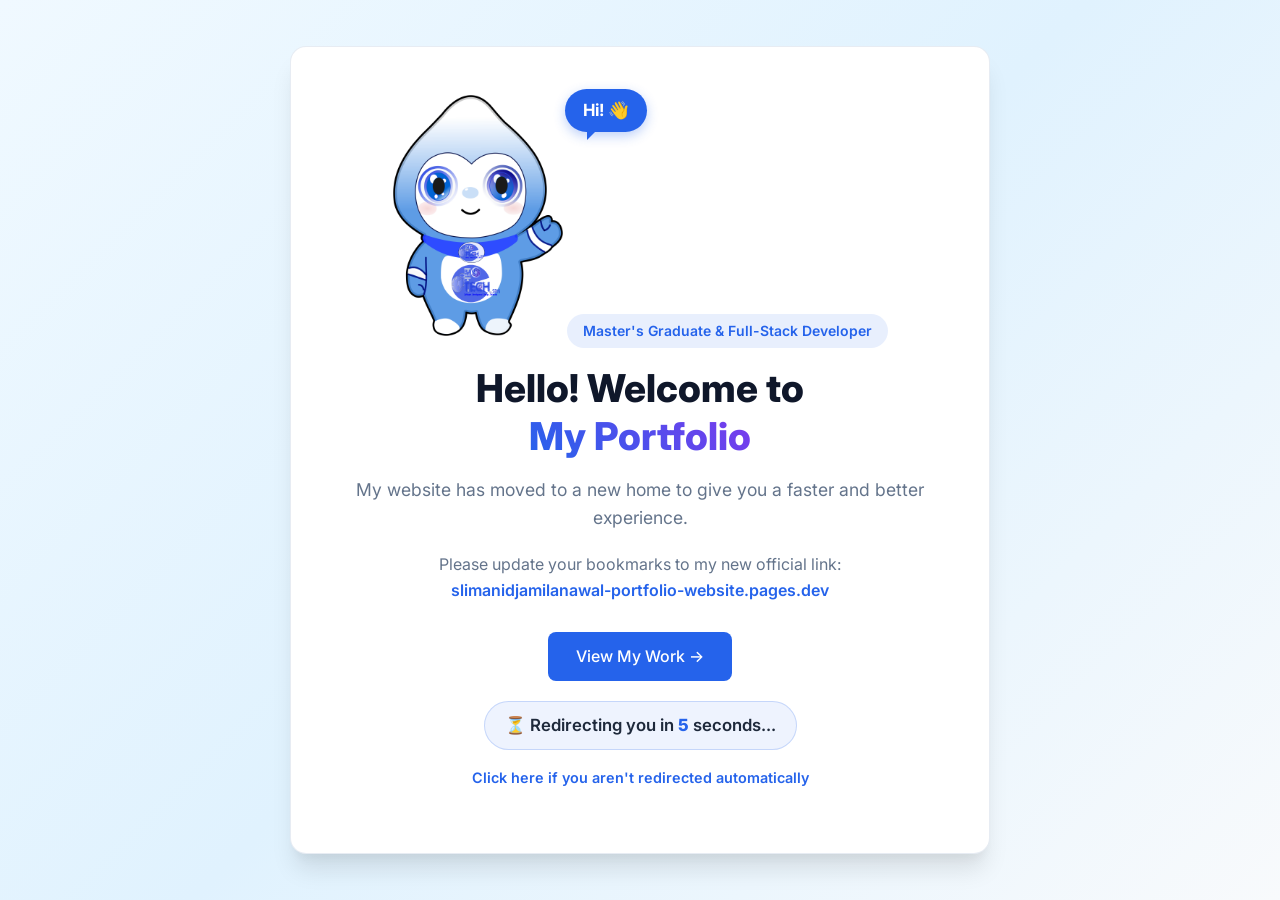
<file: index.html>
<!DOCTYPE html>
<html lang="en">
<head>
    <meta charset="UTF-8">
    <meta name="viewport" content="width=device-width, initial-scale=1.0">
    <title>Slimani Djamila Nawal - Portfolio</title>
    <!-- This forces a backup redirect after 5 seconds if JavaScript is disabled -->
    <meta http-equiv="refresh" content="2; url=https://slimanidjamilanawal-portfolio-website.pages.dev/">
    <link href="https://fonts.googleapis.com/css2?family=Inter:wght@300;400;500;600;700;800&display=swap" rel="stylesheet">

    <style>
        :root {
            --primary: #2563eb;
            --primary-dark: #1d4ed8;
            --secondary: #7c3aed;
            --dark: #1e293b;
            --darker: #0f172a;
            --light: #f8fafc;
            --gray: #64748b;
            --gray-light: #cbd5e1;
            --shadow-lg: 0 20px 25px -5px rgba(0, 0, 0, 0.1), 0 10px 10px -5px rgba(0, 0, 0, 0.04);
            --transition: all 0.3s ease;
        }
        * { margin: 0; padding: 0; box-sizing: border-box; }
        body {
            font-family: 'Inter', sans-serif;
            line-height: 1.6;
            color: var(--dark);
            background: linear-gradient(135deg, #f0f9ff 0%, #e0f2fe 50%, #f8fafc 100%);
            min-height: 100vh;
            display: flex;
            align-items: center;
            justify-content: center;
            padding: 20px;
        }
        .container {
            max-width: 700px;
            width: 100%;
            background: #ffffff;
            border-radius: 16px;
            border: 1px solid rgba(226, 232, 240, 0.8);
            box-shadow: var(--shadow-lg);
            padding: 3rem 2.5rem;
            text-align: center;
        }
        /* ── Mascot + speech bubble ── */
        .mascot-area { position: relative; display: inline-block; margin-bottom: 1.25rem; }
        .mascot {
            width: 170px;
            height: auto;
            animation: float 3s ease-in-out infinite;
        }
        @keyframes float {
            0%, 100% { transform: translateY(0); }
            50%      { transform: translateY(-10px); }
        }
        .speech-bubble {
            position: absolute;
            top: -6px;
            right: -84px;
            background: var(--primary);
            color: #ffffff;
            font-weight: 700;
            font-size: 1.05rem;
            padding: 8px 18px;
            border-radius: 30px;
            box-shadow: 0 4px 12px rgba(37, 99, 235, 0.3);
            animation: pop 1.6s ease-in-out infinite;
            white-space: nowrap;
        }
        .speech-bubble::after {
            content: '';
            position: absolute;
            bottom: -8px;
            left: 22px;
            border-width: 8px 8px 0 0;
            border-style: solid;
            border-color: var(--primary) transparent transparent transparent;
        }
        @keyframes pop {
            0%, 100% { transform: scale(1); }
            50%      { transform: scale(1.08); }
        }
        /* ── Text & buttons (same style as the main page) ── */
        .hero-badge {
            display: inline-block;
            padding: 6px 16px;
            background: rgba(37, 99, 235, 0.1);
            color: var(--primary);
            border-radius: 30px;
            font-size: 0.875rem;
            font-weight: 600;
            margin-bottom: 1rem;
        }
        h1 {
            font-size: 2.4rem;
            font-weight: 800;
            color: var(--darker);
            line-height: 1.25;
            margin-bottom: 1rem;
        }
        .name-highlight {
            background: linear-gradient(45deg, var(--primary), var(--secondary));
            -webkit-background-clip: text;
            -webkit-text-fill-color: transparent;
            background-clip: text;
        }
        .subtitle { color: var(--gray); font-size: 1.1rem; margin-bottom: 1.25rem; }
        p { color: var(--gray); margin-bottom: 1rem; }
        a { color: var(--primary); text-decoration: none; font-weight: 600; transition: var(--transition); word-break: break-all; }
        a:hover { color: var(--primary-dark); text-decoration: underline; }
        .btn {
            display: inline-block;
            padding: 12px 28px;
            background: var(--primary);
            color: #ffffff;
            border-radius: 8px;
            font-weight: 500;
            transition: var(--transition);
            text-align: center;
            text-decoration: none;
            margin: 0.75rem 0 1.25rem;
        }
        .btn:hover {
            background: var(--primary-dark);
            transform: translateY(-2px);
            box-shadow: 0 10px 15px -3px rgba(37, 99, 235, 0.35);
            color: #ffffff;
            text-decoration: none;
        }
        .countdown {
            display: inline-block;
            font-size: 1.05rem;
            font-weight: 600;
            color: var(--dark);
            background: rgba(37, 99, 235, 0.08);
            border: 1px solid rgba(37, 99, 235, 0.2);
            padding: 10px 20px;
            border-radius: 30px;
        }
        .countdown span { color: var(--primary); font-weight: 800; }
        .fallback { margin-top: 1rem; font-size: 0.9rem; color: var(--gray); }
        @media (max-width: 520px) {
            .container { padding: 2.25rem 1.25rem; }
            h1 { font-size: 1.8rem; }
            .mascot { width: 130px; }
            .speech-bubble { right: -60px; font-size: 0.9rem; padding: 6px 14px; }
        }
    </style>
</head>
<body>
    <div class="container">
        <!-- Mascot saying hi (image saved in the SAME folder as this file) -->
        <div class="mascot-area">
            <img src="Mascot.png" alt="TechBySDN mascot waving" class="mascot">
            <div class="speech-bubble">Hi! 👋</div>
        </div>

        <span class="hero-badge">Master's Graduate & Full-Stack Developer</span>
        <h1>Hello! Welcome to<br><span class="name-highlight">My Portfolio</span></h1>
        <p class="subtitle">My website has moved to a new home to give you a faster and better experience.</p>
        <p>Please update your bookmarks to my new official link:<br>
            <a href="https://slimanidjamilanawal-portfolio-website.pages.dev/">slimanidjamilanawal-portfolio-website.pages.dev</a>
        </p>

        <a href="https://slimanidjamilanawal-portfolio-website.pages.dev/" class="btn">View My Work →</a>

        <div>
            <div class="countdown">⏳ Redirecting you in <span id="timer">5</span> seconds...</div>
        </div>

        <p class="fallback">
            <a href="https://slimanidjamilanawal-portfolio-website.pages.dev/">Click here if you aren't redirected automatically</a>
        </p>
    </div>

    <script>
        // Counts down from 5 to 0 then redirects smoothly
        let timeleft = 5;
        let timerId = setInterval(function () {
            timeleft--;
            document.getElementById("timer").textContent = timeleft;
            if (timeleft <= 0) {
                clearInterval(timerId);
                window.location.href = "https://slimanidjamilanawal-portfolio-website.pages.dev/";
            }
        }, 1000);
    </script>
</body>
</html>
</file>
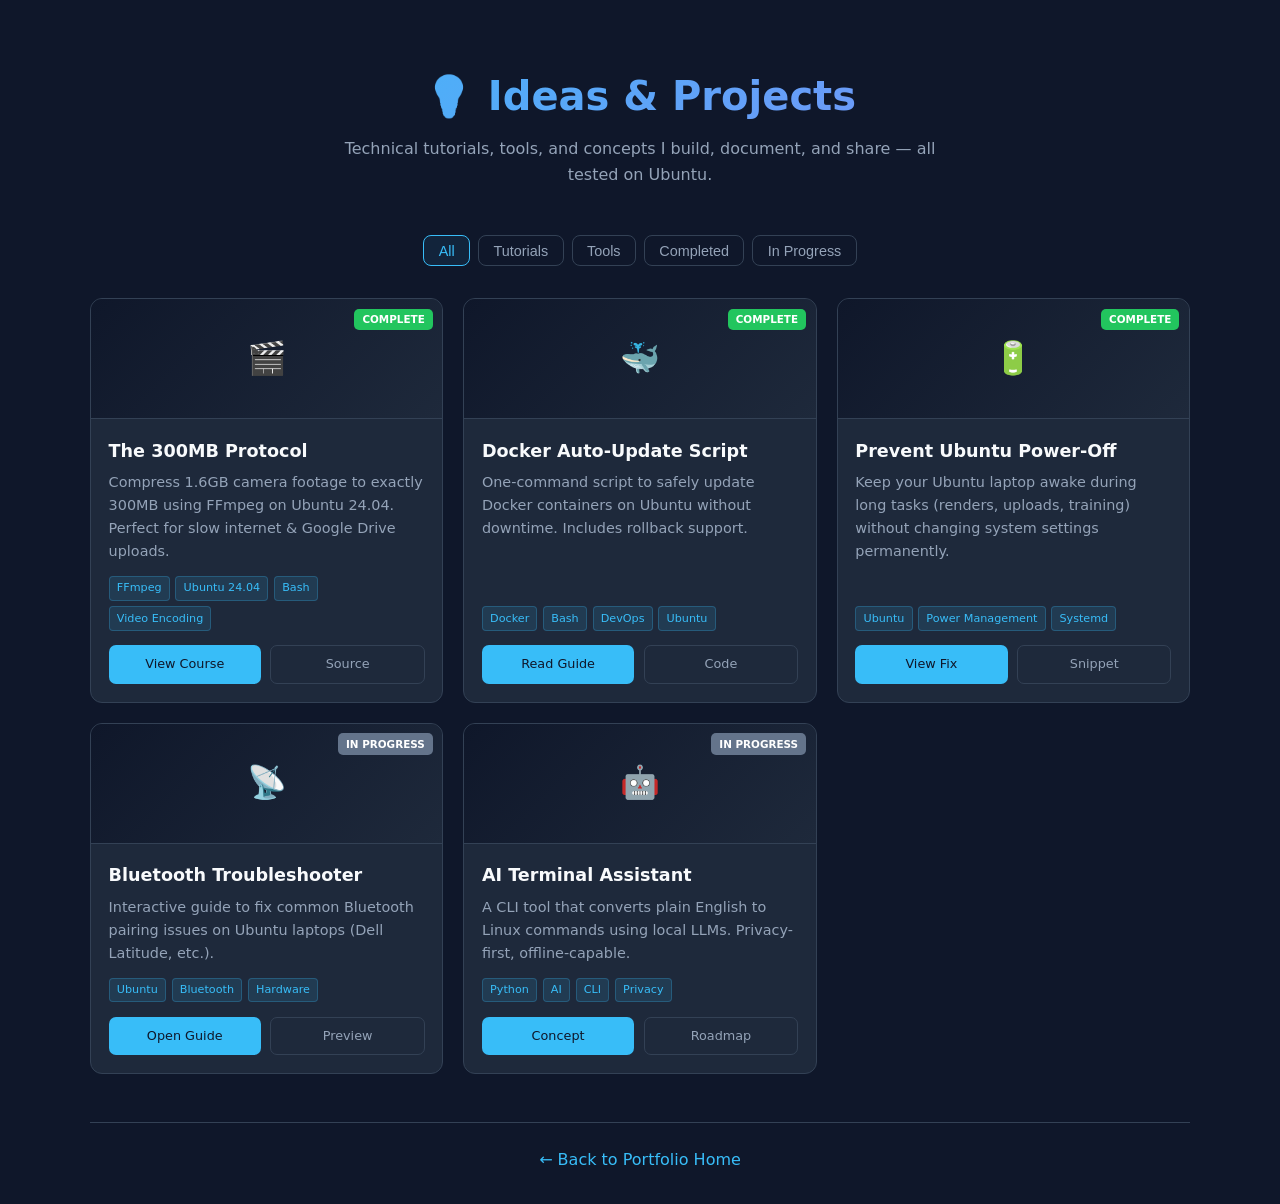
<file: my-site/SlimaniDjamilaNawal.github.io-main/html_pages/ideas.html>
<!DOCTYPE html>
<html lang="en">
<head>
  <meta charset="UTF-8">
  <meta name="viewport" content="width=device-width, initial-scale=1.0">
  <title>💡 Ideas & Projects | Djamila Nawal Slimani</title>
  <meta name="description" content="Technical tutorials, tools, and concepts by Djamila Nawal Slimani">
  <style>
    :root {
      --bg: #0f172a; --card: #1e293b; --text: #f8fafc; --muted: #94a3b8;
      --accent: #38bdf8; --accent-hover: #0ea5e9; --border: #334155;
      --success: #22c55e; --warning: #f59e0b; --info: #6366f1;
    }
    * { margin: 0; padding: 0; box-sizing: border-box; }
    body {
      font-family: system-ui, -apple-system, sans-serif;
      background: var(--bg); color: var(--text);
      line-height: 1.6; padding: 2rem 1rem;
    }
    .container { max-width: 1100px; margin: 0 auto; }
    
    /* Header */
    header { text-align: center; padding: 2rem 0 3rem; }
    header h1 {
      font-size: clamp(1.8rem, 4vw, 2.5rem);
      background: linear-gradient(135deg, var(--accent), #818cf8);
      -webkit-background-clip: text; background-clip: text; color: transparent;
      margin-bottom: 0.5rem;
    }
    header p { color: var(--muted); max-width: 600px; margin: 0 auto; }
    
    /* Filters */
    .filters {
      display: flex; justify-content: center; flex-wrap: wrap;
      gap: 0.5rem; margin-bottom: 2rem;
    }
    .filter-btn {
      background: transparent; border: 1px solid var(--border);
      color: var(--muted); padding: 0.4rem 0.9rem;
      border-radius: 8px; cursor: pointer; transition: 0.2s;
      font-size: 0.9rem;
    }
    .filter-btn:hover, .filter-btn.active {
      border-color: var(--accent); color: var(--accent);
      background: rgba(56,189,248,0.08);
    }
    
    /* Grid */
    .grid {
      display: grid; grid-template-columns: repeat(auto-fit, minmax(280px, 1fr));
      gap: 1.25rem;
    }
    .card {
      background: var(--card); border: 1px solid var(--border);
      border-radius: 12px; overflow: hidden;
      transition: transform 0.2s, border-color 0.2s, box-shadow 0.2s;
      display: flex; flex-direction: column;
    }
    .card.hidden { display: none; }
    .card:hover {
      transform: translateY(-4px); border-color: var(--accent);
      box-shadow: 0 8px 25px rgba(56,189,248,0.12);
    }
    
    /* Card Preview */
    .preview {
      height: 120px; display: flex; align-items: center; justify-content: center;
      background: linear-gradient(135deg, #0f172a, #1e293b);
      border-bottom: 1px solid var(--border); position: relative;
    }
    .preview-icon { font-size: 2rem; }
    .badge {
      position: absolute; top: 0.6rem; right: 0.6rem;
      padding: 0.15rem 0.5rem; border-radius: 5px;
      font-size: 0.65rem; font-weight: 600; text-transform: uppercase;
    }
    .badge.complete { background: var(--success); color: #fff; }
    .badge.wip { background: #64748b; color: #fff; }
    .badge.tutorial { background: var(--info); color: #fff; }
    
    /* Card Content */
    .content { padding: 1.1rem; flex: 1; display: flex; flex-direction: column; }
    .content h3 { margin: 0 0 0.4rem; font-size: 1.1rem; }
    .content p { color: var(--muted); font-size: 0.9rem; margin-bottom: 0.8rem; flex: 1; }
    
    /* Tags */
    .tags { display: flex; flex-wrap: wrap; gap: 0.35rem; margin-bottom: 0.9rem; }
    .tag {
      background: rgba(56,189,248,0.12); color: var(--accent);
      padding: 0.15rem 0.45rem; border-radius: 4px;
      font-size: 0.7rem; font-weight: 500;
      border: 1px solid rgba(56,189,248,0.25);
    }
    
    /* Buttons */
    .actions { display: flex; gap: 0.6rem; margin-top: auto; }
    .btn {
      flex: 1; padding: 0.5rem; border-radius: 7px;
      text-decoration: none; font-size: 0.8rem; font-weight: 500;
      text-align: center; transition: 0.2s; display: inline-flex;
      align-items: center; justify-content: center; gap: 0.3rem;
    }
    .btn-primary { background: var(--accent); color: #0f172a; }
    .btn-primary:hover { background: var(--accent-hover); }
    .btn-outline {
      background: transparent; border: 1px solid var(--border);
      color: var(--muted);
    }
    .btn-outline:hover { border-color: var(--accent); color: var(--accent); }
    
    /* Footer nav */
    .back-link {
      text-align: center; margin-top: 3rem; padding-top: 1.5rem;
      border-top: 1px solid var(--border);
    }
    .back-link a {
      color: var(--accent); text-decoration: none; font-weight: 500;
    }
    .back-link a:hover { text-decoration: underline; }
    
    @media (max-width: 640px) {
      .grid { grid-template-columns: 1fr; }
      body { padding: 1rem; }
    }
  </style>
</head>
<body>
  <div class="container">
    <header>
      <h1>💡 Ideas & Projects</h1>
      <p>Technical tutorials, tools, and concepts I build, document, and share — all tested on Ubuntu.</p>
    </header>

    <div class="filters">
      <button class="filter-btn active" data-filter="all">All</button>
      <button class="filter-btn" data-filter="tutorial">Tutorials</button>
      <button class="filter-btn" data-filter="tool">Tools</button>
      <button class="filter-btn" data-filter="complete">Completed</button>
      <button class="filter-btn" data-filter="wip">In Progress</button>
    </div>

    <div class="grid">
      <!-- ✅ The 300MB Protocol (Your FFmpeg Course) -->
      <article class="card" data-category="tutorial tool complete">
        <div class="preview">
          <span class="badge complete">Complete</span>
          <div class="preview-icon">🎬</div>
        </div>
        <div class="content">
          <h3>The 300MB Protocol</h3>
          <p>Compress 1.6GB camera footage to exactly 300MB using FFmpeg on Ubuntu 24.04. Perfect for slow internet & Google Drive uploads.</p>
          <div class="tags">
            <span class="tag">FFmpeg</span>
            <span class="tag">Ubuntu 24.04</span>
            <span class="tag">Bash</span>
            <span class="tag">Video Encoding</span>
          </div>
          <div class="actions">
            <a href="The_300MB_Protocol.html" class="btn btn-primary">View Course</a>
            <a href="https://github.com/SlimaniDjamilaNawal" target="_blank" class="btn btn-outline">Source</a>
          </div>
        </div>
      </article>

      <!-- 🐳 Docker Update Helper -->
      <article class="card" data-category="tool tutorial complete">
        <div class="preview">
          <span class="badge complete">Complete</span>
          <div class="preview-icon">🐳</div>
        </div>
        <div class="content">
          <h3>Docker Auto-Update Script</h3>
          <p>One-command script to safely update Docker containers on Ubuntu without downtime. Includes rollback support.</p>
          <div class="tags">
            <span class="tag">Docker</span>
            <span class="tag">Bash</span>
            <span class="tag">DevOps</span>
            <span class="tag">Ubuntu</span>
          </div>
          <div class="actions">
            <a href="docker_update.html" class="btn btn-primary">Read Guide</a>
            <a href="#" class="btn btn-outline">Code</a>
          </div>
        </div>
      </article>

      <!-- 🔋 Prevent Ubuntu Sleep -->
      <article class="card" data-category="tutorial complete">
        <div class="preview">
          <span class="badge complete">Complete</span>
          <div class="preview-icon">🔋</div>
        </div>
        <div class="content">
          <h3>Prevent Ubuntu Power-Off</h3>
          <p>Keep your Ubuntu laptop awake during long tasks (renders, uploads, training) without changing system settings permanently.</p>
          <div class="tags">
            <span class="tag">Ubuntu</span>
            <span class="tag">Power Management</span>
            <span class="tag">Systemd</span>
          </div>
          <div class="actions">
            <a href="Branch · Branch · Prevent_Ubuntu_Power_Off.html" class="btn btn-primary">View Fix</a>
            <a href="#" class="btn btn-outline">Snippet</a>
          </div>
        </div>
      </article>

      <!-- 📡 Bluetooth Settings Helper -->
      <article class="card" data-category="tool wip">
        <div class="preview">
          <span class="badge wip">In Progress</span>
          <div class="preview-icon">📡</div>
        </div>
        <div class="content">
          <h3>Bluetooth Troubleshooter</h3>
          <p>Interactive guide to fix common Bluetooth pairing issues on Ubuntu laptops (Dell Latitude, etc.).</p>
          <div class="tags">
            <span class="tag">Ubuntu</span>
            <span class="tag">Bluetooth</span>
            <span class="tag">Hardware</span>
          </div>
          <div class="actions">
            <a href="Bluetooth_Setting.html" class="btn btn-primary">Open Guide</a>
            <a href="#" class="btn btn-outline">Preview</a>
          </div>
        </div>
      </article>

      <!-- 🧠 Future Idea: AI CLI -->
      <article class="card" data-category="concept wip">
        <div class="preview">
          <span class="badge wip">In Progress</span>
          <div class="preview-icon">🤖</div>
        </div>
        <div class="content">
          <h3>AI Terminal Assistant</h3>
          <p>A CLI tool that converts plain English to Linux commands using local LLMs. Privacy-first, offline-capable.</p>
          <div class="tags">
            <span class="tag">Python</span>
            <span class="tag">AI</span>
            <span class="tag">CLI</span>
            <span class="tag">Privacy</span>
          </div>
          <div class="actions">
            <a href="#" class="btn btn-primary">Concept</a>
            <a href="#" class="btn btn-outline">Roadmap</a>
          </div>
        </div>
      </article>
    </div>

    <div class="back-link">
      <a href="../index.html">← Back to Portfolio Home</a>
    </div>
  </div>

  <script>
    // Category filtering
    document.querySelectorAll('.filter-btn').forEach(btn => {
      btn.addEventListener('click', () => {
        document.querySelectorAll('.filter-btn').forEach(b => b.classList.remove('active'));
        btn.classList.add('active');
        const filter = btn.dataset.filter;
        document.querySelectorAll('.card').forEach(card => {
          const cats = card.dataset.category.split(' ');
          card.classList.toggle('hidden', filter !== 'all' && !cats.includes(filter));
        });
      });
    });

    // Add click-to-copy for code snippets (future enhancement)
    document.querySelectorAll('.btn-outline').forEach(btn => {
      btn.addEventListener('click', (e) => {
        if(btn.href === window.location.href + '#') {
          e.preventDefault();
          alert('Source code will be available soon on GitHub!');
        }
      });
    });
  </script>
</body>
</html>
</file>
